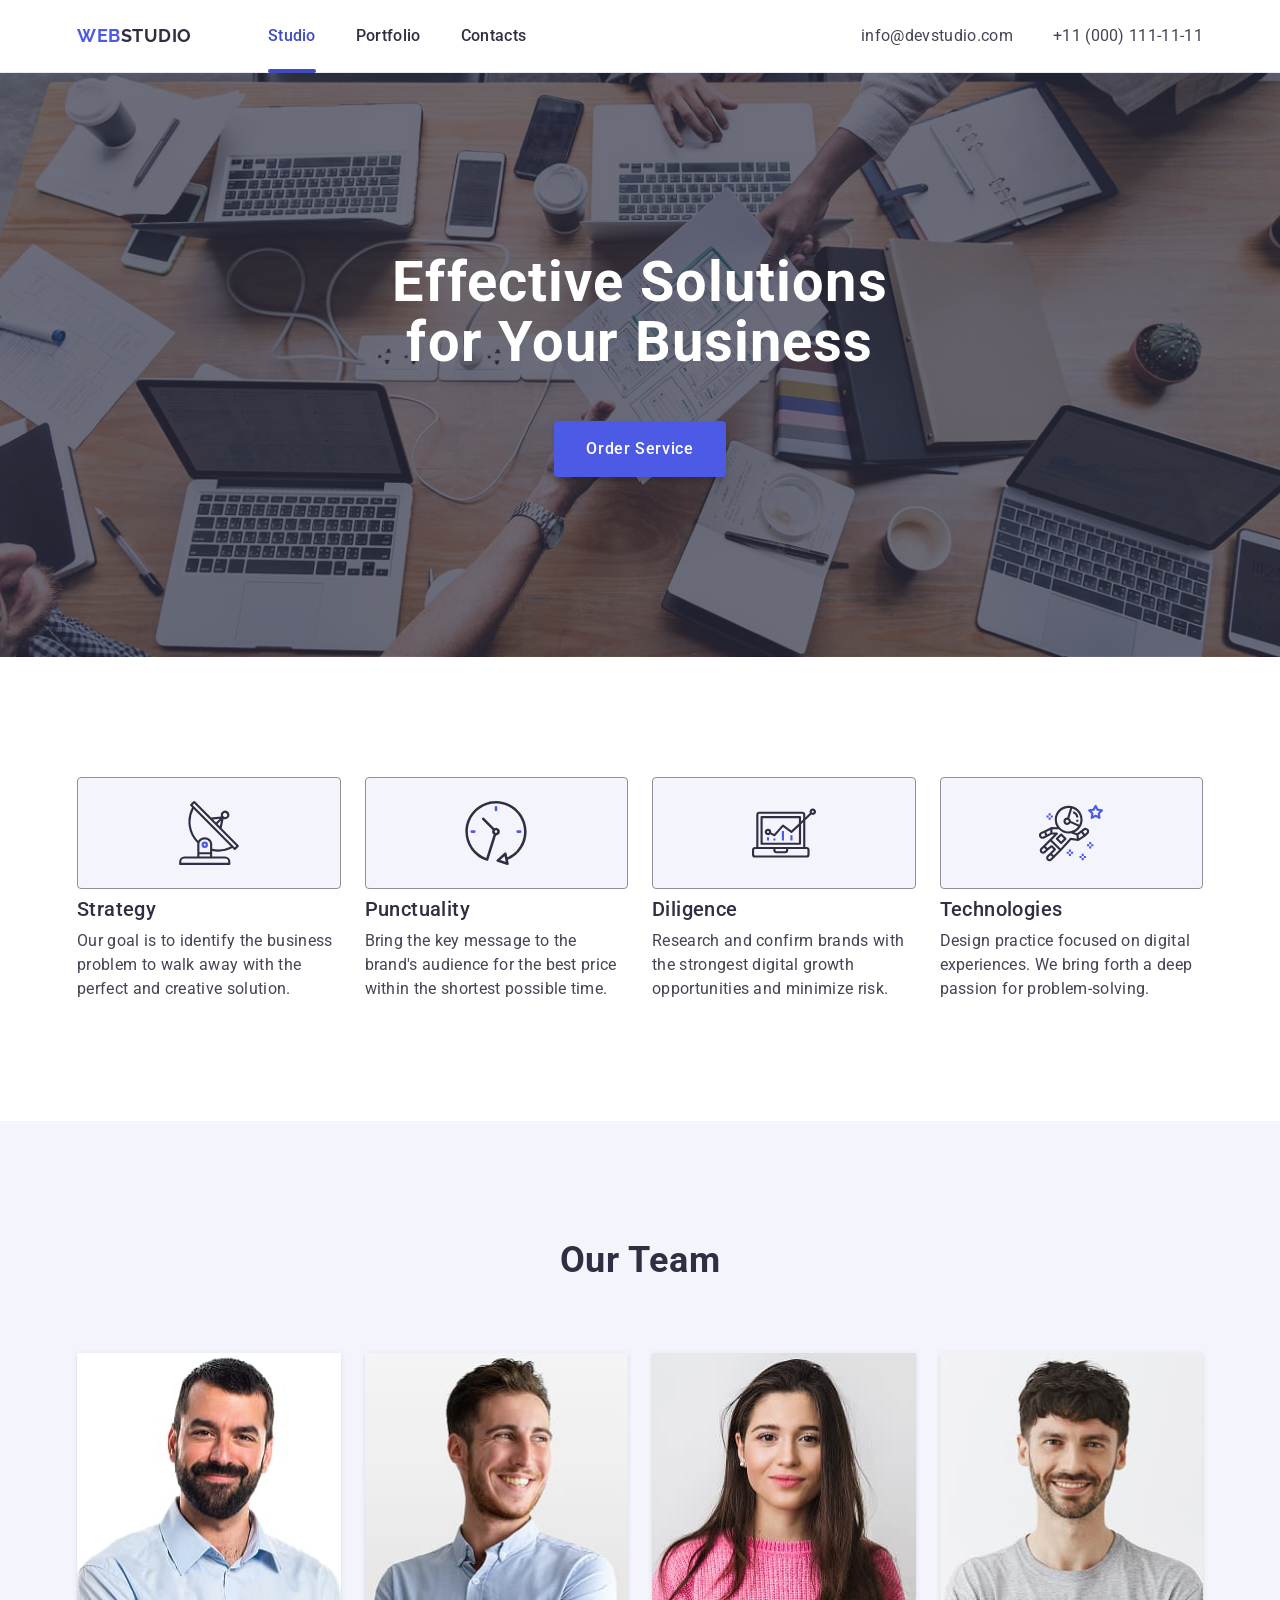
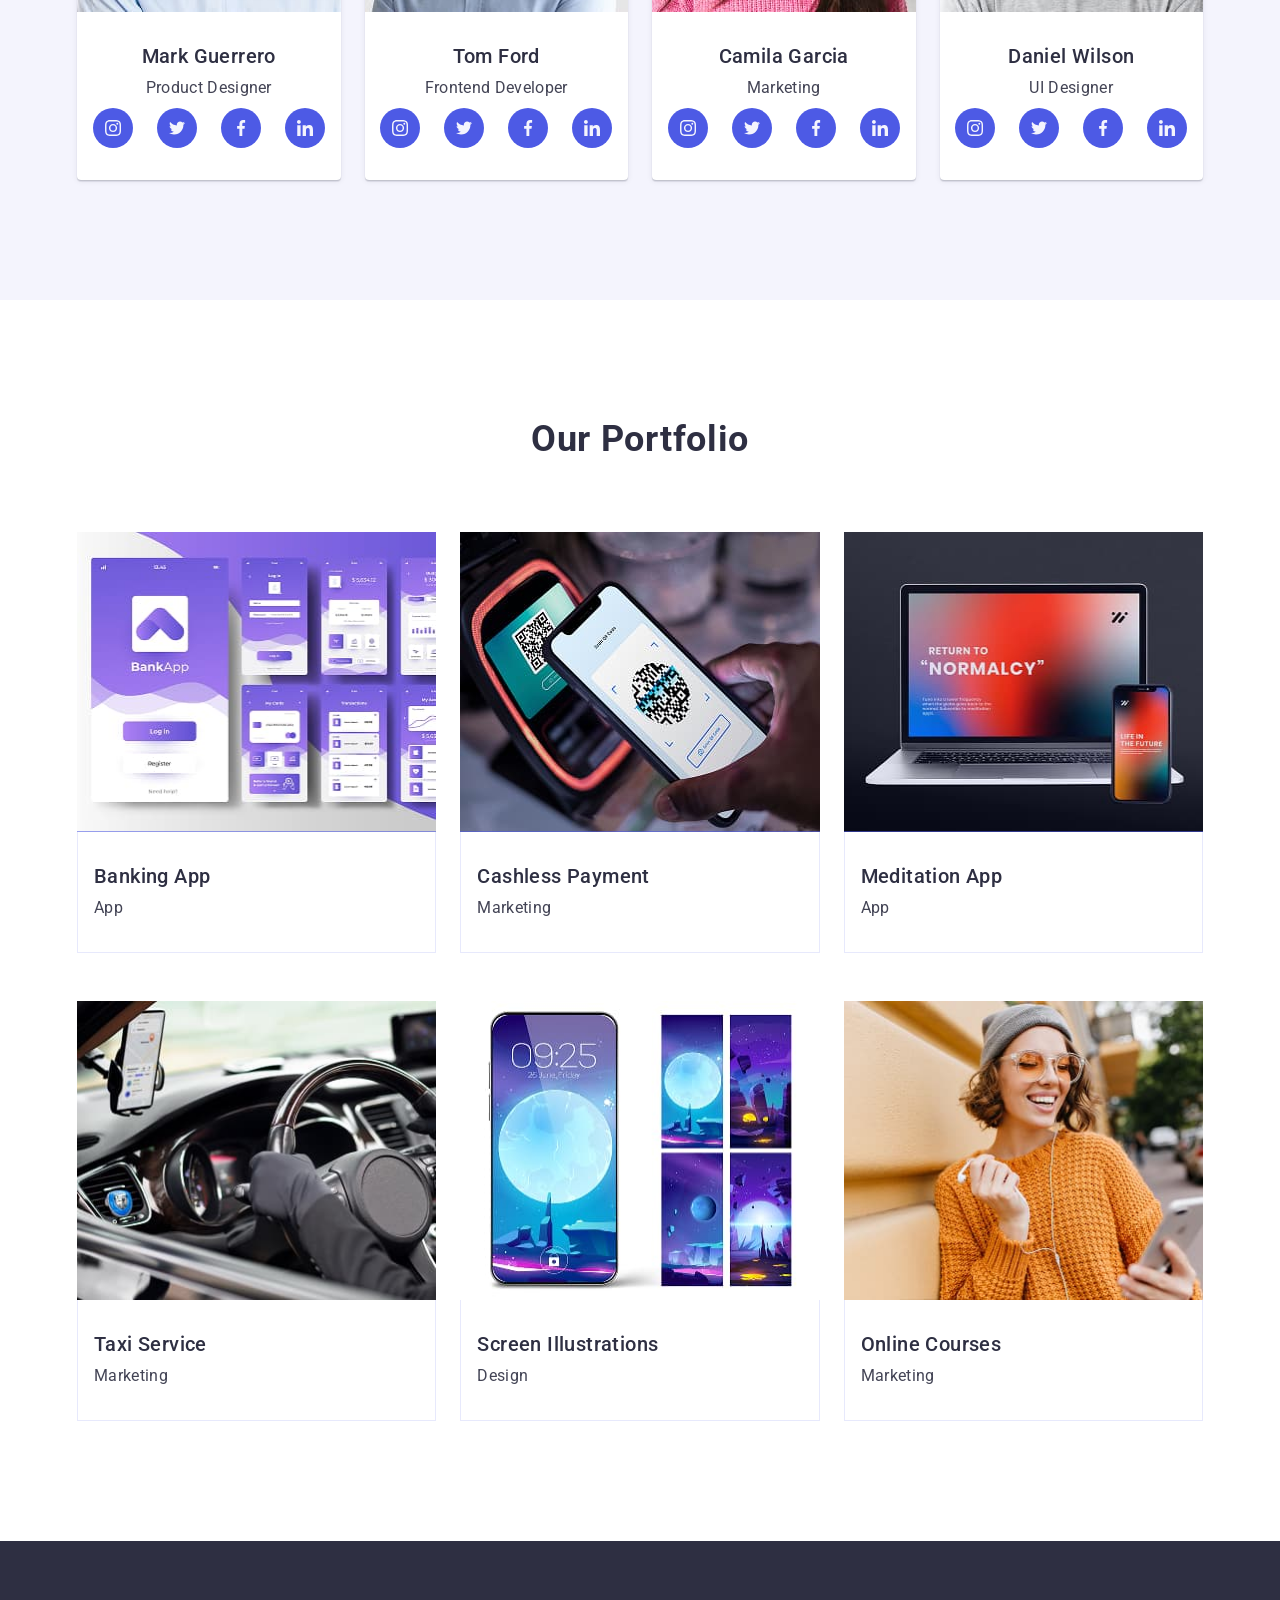
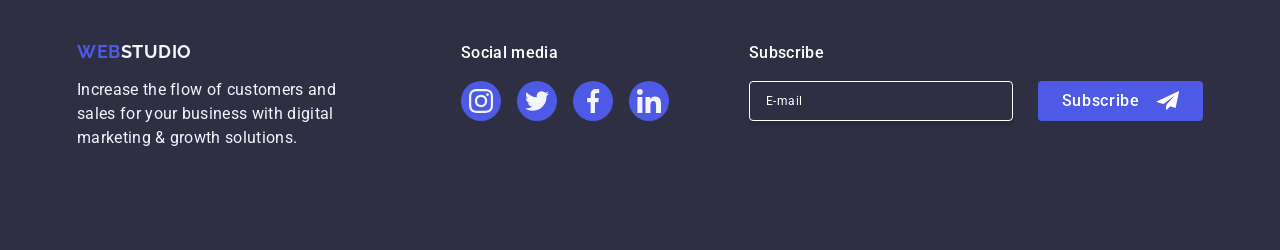
<file: index.html>
<!DOCTYPE html>
<html lang="en">
  <head>
    <meta charset="UTF-8" />
    <meta name="viewport" content="width=device-width, initial-scale=1.0" />
    <link rel="preconnect" href="https://fonts.googleapis.com" />
    <link rel="preconnect" href="https://fonts.gstatic.com" crossorigin />
    <link
      href="https://fonts.googleapis.com/css2?family=Raleway:wght@700&family=Roboto:wght@100..900&display=swap"
      rel="stylesheet"
    />
    <link
      rel="stylesheet"
      href="https://cdnjs.cloudflare.com/ajax/libs/modern-normalize/1.1.0/modern-normalize.min.css"
    />
    <link rel="stylesheet" href="./css/styles.css" />
    <title>Homework #1</title>
  </head>
  <body>
    <header class="header">
      <div class="container">
        <nav class="header-nav">
          <a href="./index.html" class="logo"
            >Web<span class="logo-span">Studio</span></a
          >
          <button class="burger-btn button" type="button">
            <svg class="icon" width="24" height="24">
              <use href="./images/icons.svg#icon-menu"></use>
            </svg>
          </button>
          <ul class="header-nav-list list">
            <li class="list-item">
              <a href="./index.html" class="link current">Studio</a>
            </li>
            <li class="list-item"><a href="" class="link">Portfolio</a></li>
            <li class="list-item"><a href="" class="link">Contacts</a></li>
          </ul>
        </nav>
        <address class="header-address">
          <ul class="header-address-list list">
            <li class="list-item">
              <a href="mailto:info@devstudio.com" class="link"
                >info@devstudio.com</a
              >
            </li>
            <li class="list-item">
              <a href="tel:+110001111111" class="link">+11 (000) 111-11-11</a>
            </li>
          </ul>
        </address>
      </div>

      <div class="mob-menu">
        <button class="mob-menu-close-btn button" type="button">
          <svg class="icon" width="8" height="8">
            <use href="./images/icons.svg#icon-close"></use>
          </svg>
        </button>

        <ul class="mob-menu-pages">
          <li class="list-item">
            <a href="./index.html" class="link current">Studio</a>
          </li>
          <li class="list-item"><a href="" class="link">Portfolio</a></li>
          <li class="list-item"><a href="" class="link">Contacts</a></li>
        </ul>

        <ul class="mob-menu-contacts list">
          <li class="list-item">
            <a href="tel:+110001111111" class="phone link"
              >+11 (000) 111-11-11</a
            >
          </li>
          <li class="list-item">
            <a href="mailto:info@devstudio.com" class="link"
              >info@devstudio.com</a
            >
          </li>
        </ul>

        <ul class="mob-menu-soc list">
          <li class="list-item">
            <a href="https://www.instagram.com" target="_blank" class="link">
              <svg class="icon" width="24" height="24">
                <use href="./images/icons.svg#icon-instagram"></use>
              </svg>
            </a>
          </li>
          <li class="list-item">
            <a href="https://x.com" target="_blank" class="link">
              <svg class="icon" width="24" height="24">
                <use href="./images/icons.svg#icon-twitter"></use>
              </svg>
            </a>
          </li>
          <li class="list-item">
            <a href="https://www.facebook.com" target="_blank" class="link">
              <svg class="icon" width="24" height="24">
                <use href="./images/icons.svg#icon-facebook"></use>
              </svg>
            </a>
          </li>
          <li class="list-item">
            <a href="https://linkedin.com" target="_blank" class="link">
              <svg class="icon" width="24" height="24">
                <use href="./images/icons.svg#icon-linkedin"></use>
              </svg>
            </a>
          </li>
        </ul>
      </div>
    </header>

    <main>
      <section class="order-section">
        <div class="container">
          <h1 class="main-title">Effective Solutions for Your Business</h1>
          <button type="button" class="button">Order Service</button>
        </div>
      </section>

      <section class="values-section">
        <div class="container">
          <h2 class="section-title visually-hidden">Our Values</h2>
          <ul class="values-section-list list">
            <li class="list-item">
              <div class="icon-container">
                <svg class="icon" width="64" height="64">
                  <use href="./images/icons.svg#icon-antenna"></use>
                </svg>
              </div>
              <h3 class="sub-title">Strategy</h3>
              <p class="text">
                Our goal is to identify the business problem to walk away with
                the perfect and creative solution.
              </p>
            </li>
            <li class="list-item">
              <div class="icon-container">
                <svg class="icon" width="64" height="64">
                  <use href="./images/icons.svg#icon-clock"></use>
                </svg>
              </div>
              <h3 class="sub-title">Punctuality</h3>
              <p class="text">
                Bring the key message to the brand's audience for the best price
                within the shortest possible time.
              </p>
            </li>
            <li class="list-item">
              <div class="icon-container">
                <svg class="icon" width="64" height="64">
                  <use href="./images/icons.svg#icon-diagram"></use>
                </svg>
              </div>
              <h3 class="sub-title">Diligence</h3>
              <p class="text">
                Research and confirm brands with the strongest digital growth
                opportunities and minimize risk.
              </p>
            </li>
            <li class="list-item">
              <div class="icon-container">
                <svg class="icon" width="64" height="64">
                  <use href="./images/icons.svg#icon-astronaut"></use>
                </svg>
              </div>
              <h3 class="sub-title">Technologies</h3>
              <p class="text">
                Design practice focused on digital experiences. We bring forth a
                deep passion for problem-solving.
              </p>
            </li>
          </ul>
        </div>
      </section>

      <section class="team-section">
        <div class="container">
          <h2 class="section-title">Our Team</h2>
          <ul class="team-section-list list">
            <li class="list-item">
              <img
                srcset="
                  ./images/mark-guerrero.jpg    1x,
                  ./images/mark-guerrero@2x.jpg 2x
                "
                src="./images/mark-guerrero.jpg"
                alt="Mark Guerrero, Product Designer of the team"
                width="264"
              />
              <div class="team-card-content">
                <h3 class="sub-title">Mark Guerrero</h3>
                <p class="text">Product Designer</p>
                <ul class="team-links-list list">
                  <li class="list-item">
                    <a
                      href="https://www.instagram.com"
                      target="_blank"
                      class="link"
                    >
                      <svg class="icon" width="16" height="16">
                        <use href="./images/icons.svg#icon-instagram"></use>
                      </svg>
                    </a>
                  </li>
                  <li class="list-item">
                    <a href="https://x.com" target="_blank" class="link">
                      <svg class="icon" width="16" height="16">
                        <use href="./images/icons.svg#icon-twitter"></use>
                      </svg>
                    </a>
                  </li>
                  <li class="list-item">
                    <a
                      href="https://www.facebook.com"
                      target="_blank"
                      class="link"
                    >
                      <svg class="icon" width="16" height="16">
                        <use href="./images/icons.svg#icon-facebook"></use>
                      </svg>
                    </a>
                  </li>
                  <li class="list-item">
                    <a href="https://linkedin.com" target="_blank" class="link">
                      <svg class="icon" width="16" height="16">
                        <use href="./images/icons.svg#icon-linkedin"></use>
                      </svg>
                    </a>
                  </li>
                </ul>
              </div>
            </li>
            <li class="list-item">
              <img
                srcset="./images/tom-ford.jpg 1x, ./images/tom-ford@2x.jpg 2x"
                src="./images/tom-ford.jpg"
                alt="Tom Ford, Frontend Developer, smiling"
                width="264"
              />
              <div class="team-card-content">
                <h3 class="sub-title">Tom Ford</h3>
                <p class="text">Frontend Developer</p>
                <ul class="team-links-list list">
                  <li class="list-item">
                    <a
                      href="https://www.instagram.com"
                      target="_blank"
                      class="link"
                    >
                      <svg class="icon" width="16" height="16">
                        <use href="./images/icons.svg#icon-instagram"></use>
                      </svg>
                    </a>
                  </li>
                  <li class="list-item">
                    <a href="https://x.com" target="_blank" class="link">
                      <svg class="icon" width="16" height="16">
                        <use href="./images/icons.svg#icon-twitter"></use>
                      </svg>
                    </a>
                  </li>
                  <li class="list-item">
                    <a
                      href="https://www.facebook.com"
                      target="_blank"
                      class="link"
                    >
                      <svg class="icon" width="16" height="16">
                        <use href="./images/icons.svg#icon-facebook"></use>
                      </svg>
                    </a>
                  </li>
                  <li class="list-item">
                    <a href="https://linkedin.com" target="_blank" class="link">
                      <svg class="icon" width="16" height="16">
                        <use href="./images/icons.svg#icon-linkedin"></use>
                      </svg>
                    </a>
                  </li>
                </ul>
              </div>
            </li>
            <li class="list-item">
              <img
                srcset="
                  ./images/camila-garcia.jpg    1x,
                  ./images/camila-garcia@2x.jpg 2x
                "
                src="./images/camila-garcia.jpg"
                alt="Camila Garcia, Marketing Specialist, wearing a pink sweater"
                width="264"
              />
              <div class="team-card-content">
                <h3 class="sub-title">Camila Garcia</h3>
                <p class="text">Marketing</p>
                <ul class="team-links-list list">
                  <li class="list-item">
                    <a
                      href="https://www.instagram.com"
                      target="_blank"
                      class="link"
                    >
                      <svg class="icon" width="16" height="16">
                        <use href="./images/icons.svg#icon-instagram"></use>
                      </svg>
                    </a>
                  </li>
                  <li class="list-item">
                    <a href="https://x.com" target="_blank" class="link">
                      <svg class="icon" width="16" height="16">
                        <use href="./images/icons.svg#icon-twitter"></use>
                      </svg>
                    </a>
                  </li>
                  <li class="list-item">
                    <a
                      href="https://www.facebook.com"
                      target="_blank"
                      class="link"
                    >
                      <svg class="icon" width="16" height="16">
                        <use href="./images/icons.svg#icon-facebook"></use>
                      </svg>
                    </a>
                  </li>
                  <li class="list-item">
                    <a href="https://linkedin.com" target="_blank" class="link">
                      <svg class="icon" width="16" height="16">
                        <use href="./images/icons.svg#icon-linkedin"></use>
                      </svg>
                    </a>
                  </li>
                </ul>
              </div>
            </li>
            <li class="list-item">
              <img
                srcset="
                  ./images/daniel-wilson.jpg    1x,
                  ./images/daniel-wilson@2x.jpg 2x
                "
                src="./images/daniel-wilson.jpg"
                alt="Daniel Wilson, UI Designer, with short hair and a beard"
                width="264"
              />
              <div class="team-card-content">
                <h3 class="sub-title">Daniel Wilson</h3>
                <p class="text">UI Designer</p>
                <ul class="team-links-list list">
                  <li class="list-item">
                    <a
                      href="https://www.instagram.com"
                      target="_blank"
                      class="link"
                    >
                      <svg class="icon" width="16" height="16">
                        <use href="./images/icons.svg#icon-instagram"></use>
                      </svg>
                    </a>
                  </li>
                  <li class="list-item">
                    <a href="https://x.com" target="_blank" class="link">
                      <svg class="icon" width="16" height="16">
                        <use href="./images/icons.svg#icon-twitter"></use>
                      </svg>
                    </a>
                  </li>
                  <li class="list-item">
                    <a
                      href="https://www.facebook.com"
                      target="_blank"
                      class="link"
                    >
                      <svg class="icon" width="16" height="16">
                        <use href="./images/icons.svg#icon-facebook"></use>
                      </svg>
                    </a>
                  </li>
                  <li class="list-item">
                    <a href="https://linkedin.com" target="_blank" class="link">
                      <svg class="icon" width="16" height="16">
                        <use href="./images/icons.svg#icon-linkedin"></use>
                      </svg>
                    </a>
                  </li>
                </ul>
              </div>
            </li>
          </ul>
        </div>
      </section>

      <section class="portfolio-section">
        <div class="container">
          <h2 class="section-title">Our Portfolio</h2>
          <ul class="portfolio-section-list list">
            <li class="portfolio-list-item list-item">
              <div class="portfolio-image-wrap">
                <img
                  srcset="
                    ./images/banking-app.jpg    1x,
                    ./images/banking-app@2x.jpg 2x
                  "
                  src="./images/banking-app.jpg"
                  alt="Mobile banking app interface in purple tones"
                  width="360"
                />
                <p class="portfolio-card-overlay text">
                  14 Stylish and User-Friendly App Design Concepts · Task
                  Manager App · Calorie Tracker App · Exotic Fruit Ecommerce App
                  · Cloud Storage App
                </p>
              </div>
              <div class="portfolio-card-content">
                <h3 class="sub-title">Banking App</h3>
                <p class="text">App</p>
              </div>
            </li>
            <li class="portfolio-list-item list-item">
              <div class="portfolio-image-wrap">
                <img
                  srcset="
                    ./images/cashless-payment.jpg    1x,
                    ./images/cashless-payment@2x.jpg 2x
                  "
                  src="./images/cashless-payment.jpg"
                  alt="Person making a payment using a QR code on a smartphone"
                  width="360"
                />
                <p class="portfolio-card-overlay text">
                  14 Stylish and User-Friendly App Design Concepts · Task
                  Manager App · Calorie Tracker App · Exotic Fruit Ecommerce App
                  · Cloud Storage App
                </p>
              </div>
              <div class="portfolio-card-content">
                <h3 class="sub-title">Cashless Payment</h3>
                <p class="text">Marketing</p>
              </div>
            </li>
            <li class="portfolio-list-item list-item">
              <div class="portfolio-image-wrap">
                <img
                  srcset="
                    ./images/meditation-app.jpg    1x,
                    ./images/meditation-app@2x.jpg 2x
                  "
                  src="./images/meditation-app.jpg"
                  alt="Laptop and smartphone displaying a meditation app screen"
                  width="360"
                />
                <p class="portfolio-card-overlay text">
                  14 Stylish and User-Friendly App Design Concepts · Task
                  Manager App · Calorie Tracker App · Exotic Fruit Ecommerce App
                  · Cloud Storage App
                </p>
              </div>
              <div class="portfolio-card-content">
                <h3 class="sub-title">Meditation App</h3>
                <p class="text">App</p>
              </div>
            </li>
            <li class="portfolio-list-item list-item">
              <div class="portfolio-image-wrap">
                <img
                  srcset="
                    ./images/taxi-service.jpg    1x,
                    ./images/taxi-service@2x.jpg 2x
                  "
                  src="./images/taxi-service.jpg"
                  alt="Gloved hand holding a car steering wheel with navigation on"
                  width="360"
                />
                <p class="portfolio-card-overlay text">
                  14 Stylish and User-Friendly App Design Concepts · Task
                  Manager App · Calorie Tracker App · Exotic Fruit Ecommerce App
                  · Cloud Storage App
                </p>
              </div>
              <div class="portfolio-card-content">
                <h3 class="sub-title">Taxi Service</h3>
                <p class="text">Marketing</p>
              </div>
            </li>
            <li class="portfolio-list-item list-item">
              <div class="portfolio-image-wrap">
                <img
                  srcset="
                    ./images/screen-illustrations.jpg    1x,
                    ./images/screen-illustrations@2x.jpg 2x
                  "
                  src="./images/screen-illustrations.jpg"
                  alt="Futuristic moon-themed illustration on a smartphone screen"
                  width="360"
                />
                <p class="portfolio-card-overlay text">
                  14 Stylish and User-Friendly App Design Concepts · Task
                  Manager App · Calorie Tracker App · Exotic Fruit Ecommerce App
                  · Cloud Storage App
                </p>
              </div>
              <div class="portfolio-card-content">
                <h3 class="sub-title">Screen Illustrations</h3>
                <p class="text">Design</p>
              </div>
            </li>
            <li class="portfolio-list-item list-item">
              <div class="portfolio-image-wrap">
                <img
                  srcset="
                    ./images/online-courses.jpg 1x,
                    ./images/online-courses.jpg 2x
                  "
                  src="./images/online-courses.jpg"
                  alt="Smiling woman in glasses and a beanie listening to an online course outdoors"
                  width="360"
                />
                <p class="portfolio-card-overlay text">
                  14 Stylish and User-Friendly App Design Concepts · Task
                  Manager App · Calorie Tracker App · Exotic Fruit Ecommerce App
                  · Cloud Storage App
                </p>
              </div>
              <div class="portfolio-card-content">
                <h3 class="sub-title">Online Courses</h3>
                <p class="text">Marketing</p>
              </div>
            </li>
          </ul>
        </div>
      </section>
    </main>

    <footer class="footer">
      <div class="container">
        <div class="footer-descr-wrap">
          <a href="./index.html" class="logo"
            >Web<span class="logo-span">Studio</span></a
          >
          <p class="text">
            Increase the flow of customers and sales for your business with
            digital marketing & growth solutions.
          </p>
        </div>
        <div class="footer-socials-wrap">
          <p class="footer-socials-text">Social media</p>
          <ul class="footer-socials-list list">
            <li class="list-item">
              <a href="https://www.instagram.com" target="_blank" class="link">
                <svg class="icon" width="24" height="24">
                  <use href="./images/icons.svg#icon-instagram"></use>
                </svg>
              </a>
            </li>
            <li class="list-item">
              <a href="https://x.com" target="_blank" class="link">
                <svg class="icon" width="24" height="24">
                  <use href="./images/icons.svg#icon-twitter"></use>
                </svg>
              </a>
            </li>
            <li class="list-item">
              <a href="https://www.facebook.com" target="_blank" class="link">
                <svg class="icon" width="24" height="24">
                  <use href="./images/icons.svg#icon-facebook"></use>
                </svg>
              </a>
            </li>
            <li class="list-item">
              <a href="https://linkedin.com" target="_blank" class="link">
                <svg class="icon" width="24" height="24">
                  <use href="./images/icons.svg#icon-linkedin"></use>
                </svg>
              </a>
            </li>
          </ul>
        </div>
        <div class="footer-form-wrap">
          <p class="text">Subscribe</p>
          <form class="footer-form" name="subscribe-form">
            <label class="footer-form-label">
              <input
                type="email"
                class="input"
                name="email"
                placeholder="E-mail"
              />
            </label>
            <button type="submit" class="footer-form-button button">
              Subscribe
              <svg class="icon" width="24" height="24">
                <use href="./images/icons.svg#icon-telegram"></use>
              </svg>
            </button>
          </form>
        </div>
      </div>
    </footer>

    <div class="modal-wrap">
      <div class="modal">
        <button class="modal-close-button button" type="button">
          <svg class="icon" width="8" height="8">
            <use href="./images/icons.svg#icon-close"></use>
          </svg>
        </button>
        <p class="text">Leave your contacts and we will call you back</p>
        <form class="modal-form" name="modal-form">
          <div class="form-item-wrap">
            <label class="modal-form-label" for="user-name"> Name </label>
            <div class="input-wrap">
              <input
                class="modal-form-input"
                type="text"
                name="user-name"
                id="user-name"
              />
              <svg class="icon" width="18" height="24">
                <use href="./images/icons.svg#icon-person"></use>
              </svg>
            </div>
          </div>

          <div class="form-item-wrap">
            <label class="modal-form-label" for="user-phone"> Phone </label>
            <div class="input-wrap">
              <input
                class="modal-form-input"
                type="tel"
                name="user-phone"
                id="user-phone"
              />
              <svg class="icon" width="18" height="24">
                <use href="./images/icons.svg#icon-phone"></use>
              </svg>
            </div>
          </div>

          <div class="form-item-wrap">
            <label class="modal-form-label" for="user-email"> Email </label>
            <div class="input-wrap">
              <input
                class="modal-form-input"
                type="email"
                name="user-email"
                id="user-email"
              />
              <svg class="icon" width="18" height="24">
                <use href="./images/icons.svg#icon-email"></use>
              </svg>
            </div>
          </div>

          <div class="form-textarea-wrap">
            <label class="modal-form-label" for="user-comment"> Comment </label>
            <textarea
              class="textarea"
              name="user-comment"
              id="user-comment"
              placeholder="Text input"
            ></textarea>
          </div>

          <div class="modal-custom-checkbox">
            <input
              type="checkbox"
              class="modal-custom-checkbox-input visually-hidden"
              value="true"
              name="user-privacy"
              id="user-privacy"
            />
            <label class="modal-custom-checkbox-label" for="user-privacy">
              <span class="checkbox">
                <svg class="checkmark" width="10" height="8">
                  <use href="./images/icons.svg#icon-check"></use>
                </svg>
              </span>
              I accept the terms and conditions of the
              <a class="link" href="">Privacy Policy</a>
            </label>
          </div>

          <button class="modal-form-submit-btn button" type="submit">
            Send
          </button>
        </form>
      </div>
    </div>
  </body>
</html>
</file>
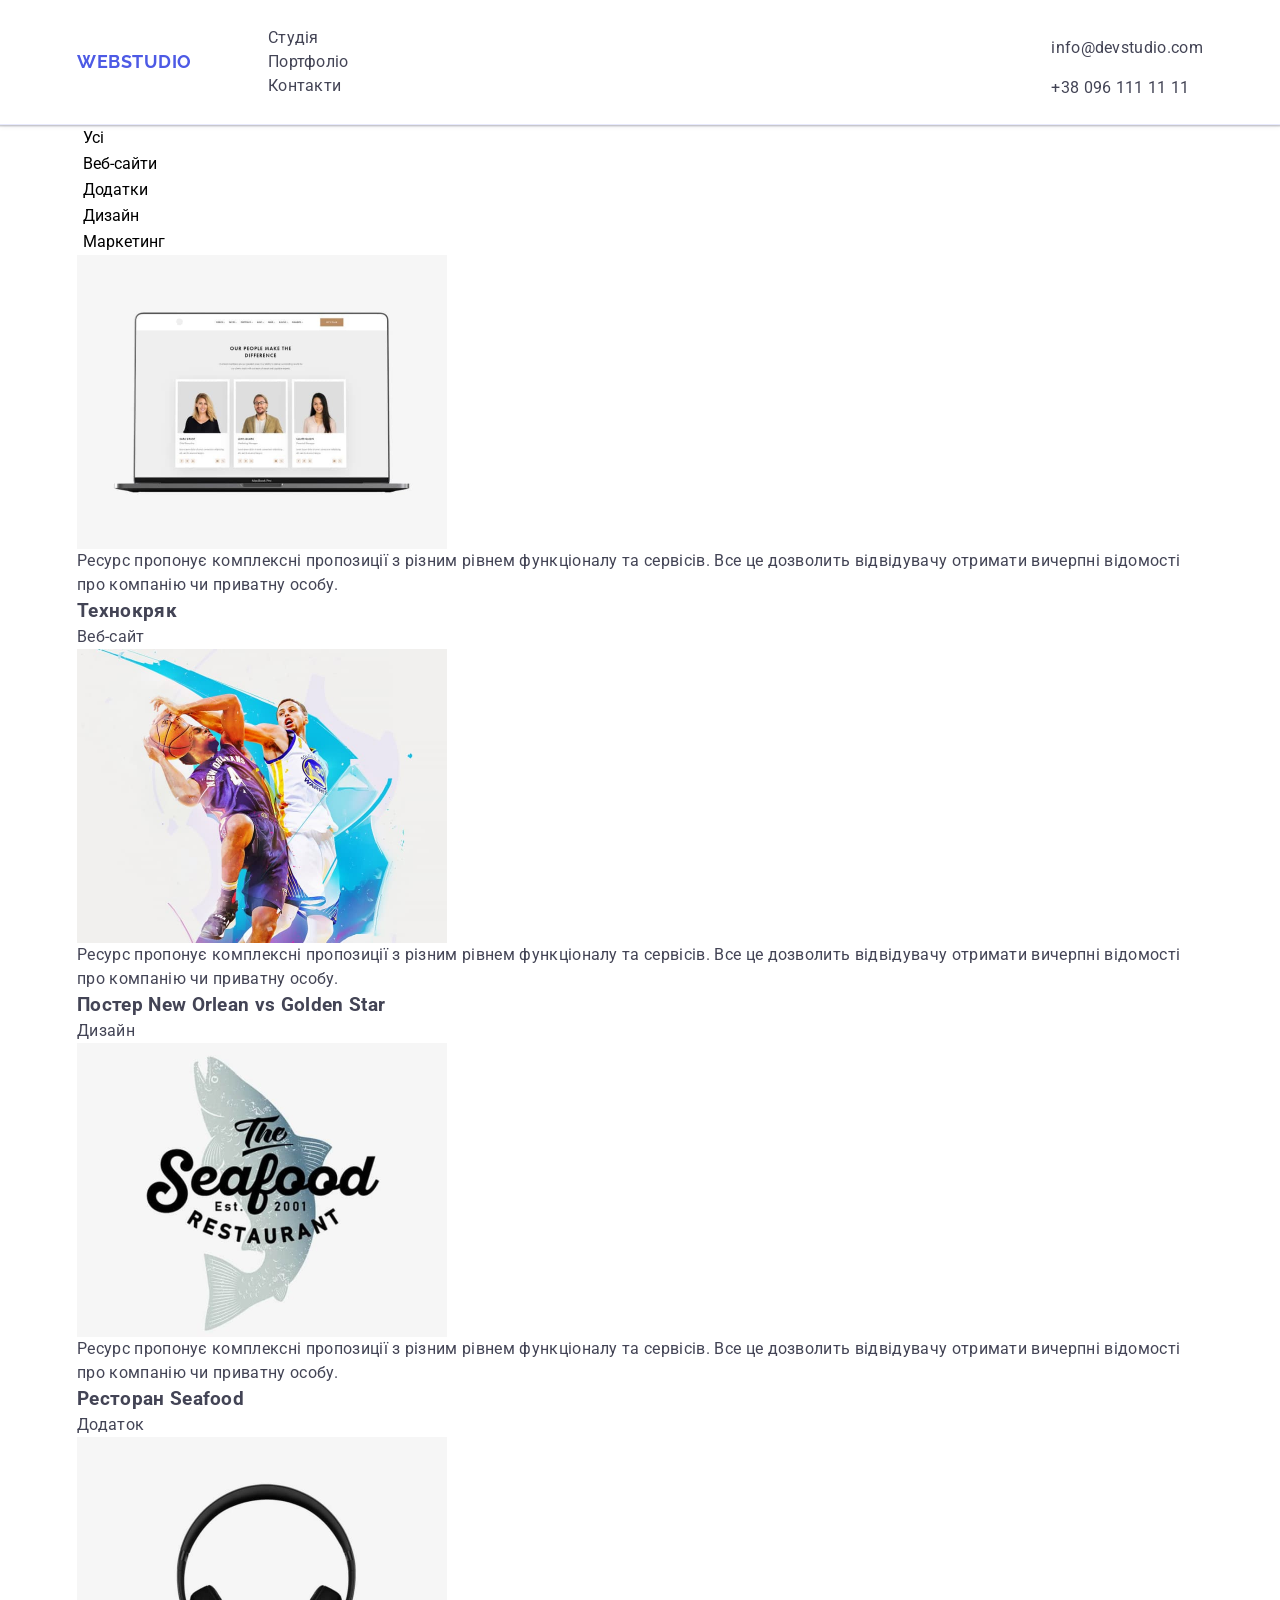
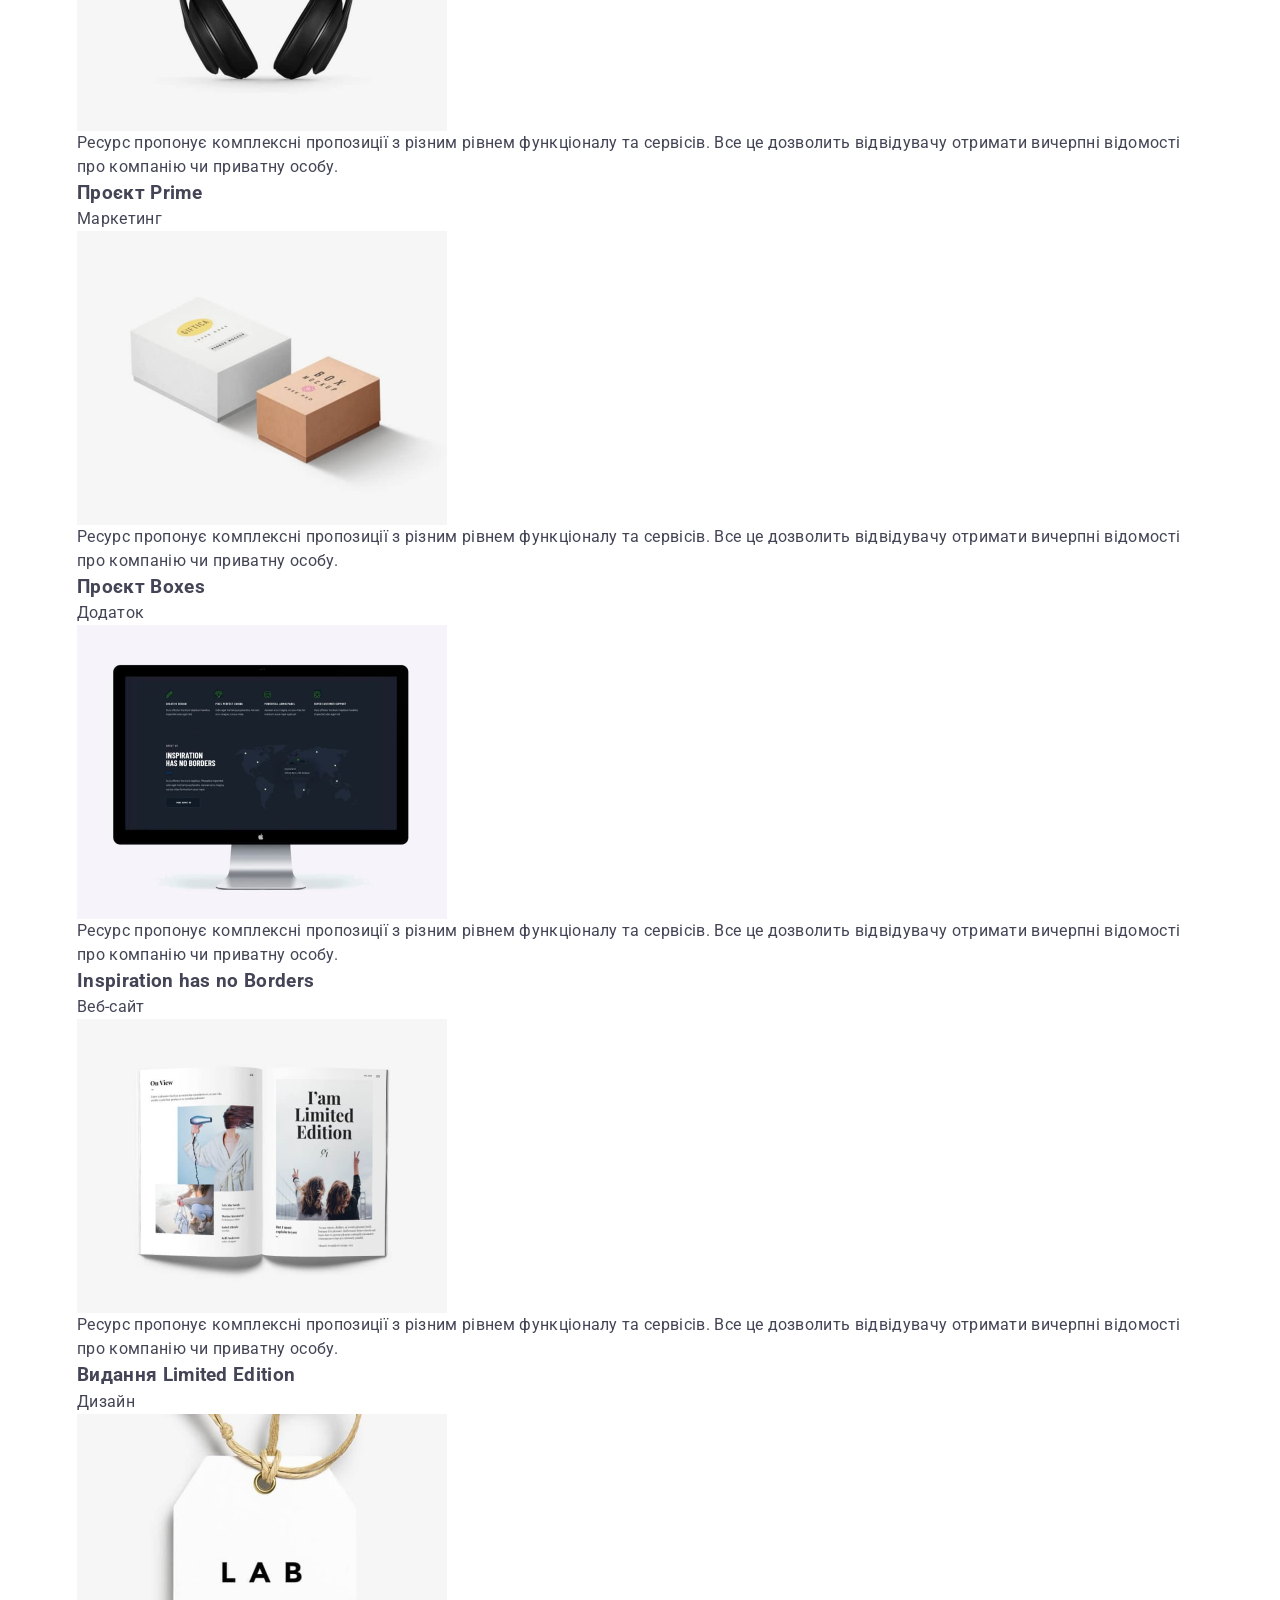
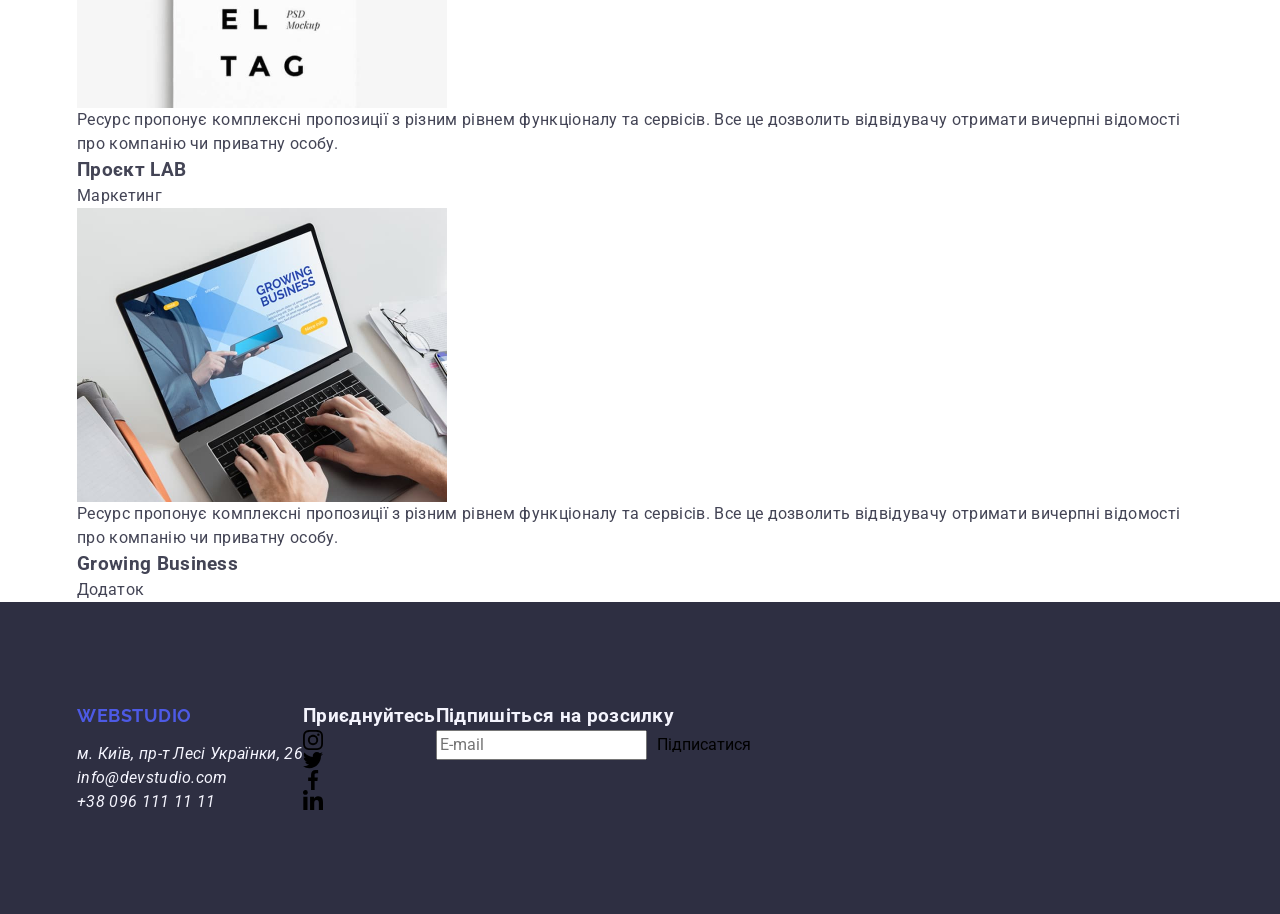
<file: portfolio.html>
<!DOCTYPE html>
<html lang="uk">
  <head>
    <meta charset="UTF-8" />
    <meta http-equiv="X-UA-Compatible" content="IE=edge" />
    <meta name="viewport" content="width=device-width, initial-scale=1.0" />
    <title>Портфоліо</title>
    <link
      href="https://fonts.googleapis.com/css2?family=Raleway:wght@700&family=Roboto:wght@400;500;700;900&display=swap"
      rel="stylesheet"
    />
    <link
      rel="stylesheet"
      href="https://cdn.jsdelivr.net/npm/modern-normalize@1.1.0/modern-normalize.min.css"
    />
    <link rel="stylesheet" href="./css/styles.css" />
  </head>

  <body>
    <header class="header">
      <div class="container">
        <nav class="header-nav">
          <a href="./index.html" class="logo"><span class="logo-part">Web</span>Studio</a>
          <ul class="list">
            <li><a href="./index.html" class="link">Студія</a></li>
            <li><a href="./portfolio.html" class="link current">Портфоліо</a></li>
            <li><a href="#" class="link">Контакти</a></li>
          </ul>
        </nav>
        <ul class="header-contacts list">
          <li>
            <a href="mailto:info@devstudio.com" class="header-mail link"
              ><svg class="header-contacts-icon" width="16px" height="12px">
                <use href="./images/icons.svg#icon-envelope"></use>
              </svg>
              info@devstudio.com</a
            >
          </li>
          <li>
            <a href="tel:+380961111111" class="link"
              ><svg class="header-contacts-icon" width="10px" height="16px">
                <use href="./images/icons.svg#icon-smartphone"></use>
              </svg>
              +38 096 111 11 11</a
            >
          </li>
        </ul>
      </div>
    </header>

    <main>
      <section class="section portfolio">
        <div class="container">
          <h1 class="section-title visually-hidden">Наші проекти</h1>
          <ul class="portfolio-filter list">
            <li><button type="button" class="button current">Усі</button></li>
            <li><button type="button" class="button">Веб-сайти</button></li>
            <li><button type="button" class="button">Додатки</button></li>
            <li><button type="button" class="button">Дизайн</button></li>
            <li><button type="button" class="button">Маркетинг</button></li>
          </ul>

          <ul class="projects-list list">
            <li class="project-card">
              <a href="" class="project-card-link">
                <div class="card-img-container">
                  <img src="./images/img01.jpg" alt="Ноутбук з відкритим сайтом" width="370" />
                  <p class="card-img-text">
                    Ресурс пропонує комплексні пропозиції з різним рівнем функціоналу та сервісів.
                    Все це дозволить відвідувачу отримати вичерпні відомості про компанію чи
                    приватну особу.
                  </p>
                </div>
                <div class="card-bottom">
                  <h3 class="title">Технокряк</h3>
                  <p class="text">Веб-сайт</p>
                </div>
              </a>
            </li>
            <li class="project-card">
              <a href="" class="project-card-link">
                <div class="card-img-container">
                  <img src="./images/img02.jpg" alt="Два баскетболісти у стрибку" width="370" />
                  <p class="card-img-text">
                    Ресурс пропонує комплексні пропозиції з різним рівнем функціоналу та сервісів.
                    Все це дозволить відвідувачу отримати вичерпні відомості про компанію чи
                    приватну особу.
                  </p>
                </div>
                <div class="card-bottom">
                  <h3 class="title" lang="en">Постер New Orlean vs Golden Star</h3>
                  <p class="text">Дизайн</p>
                </div>
              </a>
            </li>
            <li class="project-card">
              <a href="" class="project-card-link">
                <div class="card-img-container">
                  <img src="./images/img03.jpg" alt="Лого ресторану" width="370" />
                  <p class="card-img-text">
                    Ресурс пропонує комплексні пропозиції з різним рівнем функціоналу та сервісів.
                    Все це дозволить відвідувачу отримати вичерпні відомості про компанію чи
                    приватну особу.
                  </p>
                </div>
                <div class="card-bottom">
                  <h3 class="title" lang="en">Ресторан Seafood</h3>
                  <p class="text">Додаток</p>
                </div>
              </a>
            </li>
            <li class="project-card">
              <a href="" class="project-card-link">
                <div class="card-img-container">
                  <img src="./images/img04.jpg" alt="Чорні повнорозмірні навушники" width="370" />
                  <p class="card-img-text">
                    Ресурс пропонує комплексні пропозиції з різним рівнем функціоналу та сервісів.
                    Все це дозволить відвідувачу отримати вичерпні відомості про компанію чи
                    приватну особу.
                  </p>
                </div>
                <div class="card-bottom">
                  <h3 class="title" lang="en">Проєкт Prime</h3>
                  <p class="text">Маркетинг</p>
                </div>
              </a>
            </li>
            <li class="project-card">
              <a href="" class="project-card-link">
                <div class="card-img-container">
                  <img src="./images/img05.jpg" alt="Дві дизайнерські коробочки" width="370" />
                  <p class="card-img-text">
                    Ресурс пропонує комплексні пропозиції з різним рівнем функціоналу та сервісів.
                    Все це дозволить відвідувачу отримати вичерпні відомості про компанію чи
                    приватну особу.
                  </p>
                </div>
                <div class="card-bottom">
                  <h3 class="title" lang="en">Проєкт Boxes</h3>
                  <p class="text">Додаток</p>
                </div>
              </a>
            </li>
            <li class="project-card">
              <a href="" class="project-card-link">
                <div class="card-img-container">
                  <img src="./images/img06.jpg" alt="Відкритий на компьютері сайт" width="370" />
                  <p class="card-img-text">
                    Ресурс пропонує комплексні пропозиції з різним рівнем функціоналу та сервісів.
                    Все це дозволить відвідувачу отримати вичерпні відомості про компанію чи
                    приватну особу.
                  </p>
                </div>
                <div class="card-bottom">
                  <h3 class="title" lang="en">Inspiration has no Borders</h3>
                  <p class="text">Веб-сайт</p>
                </div>
              </a>
            </li>
            <li class="project-card">
              <a href="" class="project-card-link">
                <div class="card-img-container">
                  <img src="./images/img07.jpg" alt="Відкрита книга" width="370" />
                  <p class="card-img-text">
                    Ресурс пропонує комплексні пропозиції з різним рівнем функціоналу та сервісів.
                    Все це дозволить відвідувачу отримати вичерпні відомості про компанію чи
                    приватну особу.
                  </p>
                </div>
                <div class="card-bottom">
                  <h3 class="title" lang="en">Видання Limited Edition</h3>
                  <p class="text">Дизайн</p>
                </div>
              </a>
            </li>
            <li class="project-card">
              <a href="" class="project-card-link">
                <div class="card-img-container">
                  <img src="./images/img08.jpg" alt="Бирка з логотипом" width="370" />
                  <p class="card-img-text">
                    Ресурс пропонує комплексні пропозиції з різним рівнем функціоналу та сервісів.
                    Все це дозволить відвідувачу отримати вичерпні відомості про компанію чи
                    приватну особу.
                  </p>
                </div>
                <div class="card-bottom">
                  <h3 class="title" lang="en">Проєкт LAB</h3>
                  <p class="text">Маркетинг</p>
                </div>
              </a>
            </li>
            <li class="project-card">
              <a href="" class="project-card-link">
                <div class="card-img-container">
                  <img src="./images/img09.jpg" alt="Людина працює за ноутбуком" width="370" />
                  <p class="card-img-text">
                    Ресурс пропонує комплексні пропозиції з різним рівнем функціоналу та сервісів.
                    Все це дозволить відвідувачу отримати вичерпні відомості про компанію чи
                    приватну особу.
                  </p>
                </div>
                <div class="card-bottom">
                  <h3 class="title" lang="en">Growing Business</h3>
                  <p class="text">Додаток</p>
                </div>
              </a>
            </li>
          </ul>
        </div>
      </section>
    </main>

    <footer class="footer">
      <div class="container">
        <div class="address-container">
          <a href="./index.html" class="logo"><span class="logo-part">Web</span>Studio</a>
          <address>
            <ul class="footer-contacts list">
              <li class="item">
                <a
                  href="https://goo.gl/maps/CPtrU1FHBa2aNyZL9"
                  target="_blank"
                  rel="noopener noreferrer nofollow"
                  class="link location"
                  >м. Київ, пр-т Лесі Українки, 26</a
                >
              </li>
              <li class="item">
                <a href="mailto:info@devstudio.com" class="link">info@devstudio.com</a>
              </li>
              <li class="item">
                <a href="tel:+380961111111" class="link">+38 096 111 11 11</a>
              </li>
            </ul>
          </address>
        </div>
        <div class="socials-container">
          <h3 class="title">Приєднуйтесь</h3>
          <ul class="footer-soc-list list">
            <li class="footer-soc-item">
              <a href="" class="footer-soc-link link"
                ><svg class="footer-soc-icon" width="20px" height="20px">
                  <use href="./images/icons.svg#icon-instagram"></use>
                </svg>
              </a>
            </li>
            <li class="footer-soc-item">
              <a href="" class="footer-soc-link link"
                ><svg class="footer-soc-icon" width="20px" height="20px">
                  <use href="./images/icons.svg#icon-twitter"></use>
                </svg>
              </a>
            </li>
            <li class="footer-soc-item">
              <a href="" class="footer-soc-link link"
                ><svg class="footer-soc-icon" width="20px" height="20px">
                  <use href="./images/icons.svg#icon-facebook"></use>
                </svg>
              </a>
            </li>
            <li class="footer-soc-item">
              <a href="" class="footer-soc-link link"
                ><svg class="footer-soc-icon" width="20px" height="20px">
                  <use href="./images/icons.svg#icon-linkedin"></use>
                </svg>
              </a>
            </li>
          </ul>
        </div>
        <div class="subscribe-container">
          <h3 class="title">Підпишіться на розсилку</h3>
          <form class="subscribe-form">
            <label for="subscribe-input" class="visually-hidden">Пошта</label>
            <input
              type="email"
              placeholder="E-mail"
              name="user-email"
              id="subscribe-input"
              class="subscribe-input"
            />
            <button type="submit" class="subscribe-submit button">
              Підписатися<span
                ><svg class="subscribe-icon" width="24" height="24">
                  <use href="./images/icons.svg#icon-send"></use>
                </svg>
              </span>
            </button>
          </form>
        </div>
      </div>
    </footer>
  </body>
</html>
</file>
<file: css/styles.css>
:root {
  --primaryBrandColor: #4d5ae5;
  --pressedStateColor: #404bbf;
  --darkColor: #2e2f42;
  --successColor: #31d0aa;
  --textColor: #434455;
  --subtleTextColor: #8e8f99;
  --accentColor: #e7e9fc;
  --lightColor: #f4f4fd;
  --modalOverlayColor: rgba(46, 47, 66, 0.4);
  --heroBackgroundColor: rgba(46, 47, 66, 0.7);
  --whiteBackgroundColor: #ffffff;
  --modalBackgroundColor: #fcfcfc;

  --mainTimingFunction: cubic-bezier(0.4, 0, 0.2, 1);
}

body {
  font-family: "Roboto", sans-serif;
  color: var(--textColor);
  background-color: var(--whiteBackgroundColor);
  min-height: 100vh;
  font-size: 16px;
  line-height: 1.5;
  letter-spacing: 0.02em;
}

body,
h1,
h2,
h3,
h4,
h5,
h6,
p,
ul,
ol,
li,
figure,
blockquote,
dl,
dd {
  margin: 0;
  padding: 0;
}

button,
input,
textarea,
select {
  font: inherit;
}

button {
  cursor: pointer;
  border: none;
  background: none;
}

input,
textarea {
  outline: transparent;
}

ul,
ol {
  list-style-type: none;
}

a {
  color: inherit;
  text-decoration: none;
}

img,
svg {
  display: block;
  max-width: 100%;
  height: auto;
}

.container {
  max-width: 1158px;
  padding: 0 16px;
  margin-left: auto;
  margin-right: auto;
}

@media (min-width: 1158px) {
  .container {
    padding: 0 16px;
  }
}

.section-title {
  color: var(--darkColor);
  font-weight: 700;
  font-size: 36px;
  line-height: 1.11;
  letter-spacing: 0.02em;
  text-align: center;
  text-transform: capitalize;
}

.sub-title {
  color: var(--darkColor);
  font-weight: 500;
  font-size: 20px;
  line-height: 1.2;
  letter-spacing: 0.02em;
  text-transform: capitalize;
}

.logo {
  color: var(--primaryBrandColor);
  font-family: "Raleway", sans-serif;
  font-weight: 700;
  font-size: 18px;
  line-height: 1.17;
  text-transform: uppercase;
  letter-spacing: 0.03em;
}

.logo-span {
  color: var(--darkColor);
}

.text {
  font-size: 16px;
  letter-spacing: 0.02em;
}

.visually-hidden {
  position: absolute;
  width: 1px;
  height: 1px;
  margin: -1px;
  border: 0;
  padding: 0;

  white-space: nowrap;
  clip-path: inset(100%);
  clip: rect(0 0 0 0);
  overflow: hidden;
}

/* HEADER */

.header {
  border-bottom: 1px solid var(--accentColor);
  padding: 16px 0;
  box-shadow: 0px 1px 6px rgba(46, 47, 66, 0.08),
    0px 1px 1px rgba(46, 47, 66, 0.16), 0px 2px 1px rgba(46, 47, 66, 0.08);
}

@media (min-width: 1158px) {
  .header {
    padding: 24px 0;
  }
}

.header .container {
  display: flex;
  align-items: center;
  justify-content: space-between;
}

.burger-btn {
  padding: 0;
  fill: #2f2f37;
  transition: fill 250ms var(--mainTimingFunction);
}

.burger-btn:hover,
.burger-btn:focus {
  fill: var(--pressedStateColor);
}

@media (min-width: 768px) {
  .burger-btn {
    display: none;
  }
}

.header .link {
  transition: color 250ms var(--mainTimingFunction);
}

.header .link:hover,
.header .link:focus {
  color: var(--pressedStateColor);
}

.header-nav {
  display: flex;
  align-items: center;
}

@media (max-width: 1157px) {
  .header-nav {
    width: 100%;
    justify-content: space-between;
  }
}

@media (min-width: 1158px) {
  .header-nav .logo {
    margin-right: 76px;
  }
}

.header-nav-list {
  display: none;
}

@media (min-width: 768px) {
  .header-nav-list {
    margin: 0 auto;
    display: flex;
    gap: 40px;
    color: var(--darkColor);
    font-weight: 500;
  }
}

.header-nav-list .link {
  padding: 24px 0;
}

.header-nav-list .current {
  position: relative;
  color: var(--pressedStateColor);
}

.header-nav-list .current::after {
  content: "";
  position: absolute;
  bottom: -4px;
  left: 0;
  width: 100%;
  height: 4px;
  border-radius: 2px;
  background-color: var(--pressedStateColor);
}

.header-address {
  display: none;
}

@media (min-width: 768px) {
  .header-address {
    display: block;
    font-style: normal;
  }
}

.header-address-list {
  display: flex;
  flex-direction: column;
  gap: 12px;
}

@media (min-width: 1158px) {
  .header-address-list {
    flex-direction: row;
    gap: 40px;
  }
}

.header-address-list .list-item {
  font-size: 12px;
  line-height: 1.17;
  letter-spacing: 0.04em;
}

@media (min-width: 1158px) {
  .header-address-list .list-item {
    font-size: 16px;
    line-height: 1.5;
    letter-spacing: 0.02em;
  }
}

.mob-menu {
  display: flex;
  flex-direction: column;
  gap: 48px;
  position: fixed;
  top: 0;
  right: -100%;
  width: 100%;
  height: 100%;
  z-index: 999;
  padding: 72px 16px 40px 16px;
  background-color: var(--whiteBackgroundColor);

  transition: right 250ms var(--mainTimingFunction);
}

.mob-menu.is-open {
  right: 0;
}

.mob-menu-close-btn {
  display: flex;
  align-items: center;
  justify-content: center;
  position: absolute;
  padding: 0;
  top: 24px;
  right: 24px;
  width: 24px;
  height: 24px;
  border: 1px solid rgba(0, 0, 0, 0.1);
  border-radius: 50%;

  transition: background-color 250ms var(--mainTimingFunction),
    border 250ms var(--mainTimingFunction);
}

.mob-menu-close-btn:hover,
.mob-menu-close-btn:focus {
  background-color: var(--pressedStateColor);
  border: none;
}

.mob-menu-close-btn .icon {
  fill: var(--darkColor);
  transition: fill 250ms var(--mainTimingFunction);
}

.mob-menu-close-btn:hover .icon,
.mob-menu-close-btn:focus .icon {
  fill: var(--whiteBackgroundColor);
}

.mob-menu-pages {
  display: flex;
  flex-direction: column;
  gap: 40px;
  flex-grow: 1;
}

.mob-menu-pages .link {
  color: var(--darkColor);
  font-weight: 700;
  font-size: 36px;
  line-height: 1.11;
  letter-spacing: 0.02em;
  transition: color 250ms var(--mainTimingFunction);
}

.mob-menu-pages .link.current {
  color: var(--pressedStateColor);
}

.mob-menu-pages .link:hover,
.mob-menu-pages .link:focus {
  color: var(--pressedStateColor);
}

.mob-menu-contacts {
  display: flex;
  flex-direction: column;
  gap: 24px;
}

.mob-menu-contacts .link {
  color: #434455;
  font-weight: 500;
  font-size: 20px;
  line-height: 1.2;
  letter-spacing: 0.02em;
  transition: color 250ms var(--mainTimingFunction);
}

.mob-menu-contacts .phone {
  color: var(--primaryBrandColor);
}

.mob-menu-contacts .link:hover,
.mob-menu-contacts .link:focus {
  color: var(--pressedStateColor);
}

.mob-menu-soc {
  display: flex;
  align-items: center;
  gap: 40px;
}

.mob-menu-soc .list-item {
  display: flex;
  align-items: center;
  justify-content: center;
  width: 40px;
  height: 40px;
  background-color: var(--primaryBrandColor);
  border-radius: 50%;
  transition: background-color 250ms var(--mainTimingFunction);
}

.mob-menu-soc .list-item:hover,
.mob-menu-soc .list-item:focus {
  background-color: var(--pressedStateColor);
}

.mob-menu-soc .icon {
  fill: var(--lightColor);
}

/* ORDER SECTION */

.order-section {
  background-color: var(--darkColor);
  margin: 0 auto;
  padding: 72px 0;
  background-image: linear-gradient(
      var(--heroBackgroundColor),
      var(--heroBackgroundColor)
    ),
    url(../images/mob-hero-bg.jpg);
  background-repeat: no-repeat;
  background-position: center;
  background-size: cover;
}

@media (min-resolution: 2x) {
  .order-section {
    background-image: linear-gradient(
        var(--heroBackgroundColor),
        var(--heroBackgroundColor)
      ),
      url(../images/mob-hero-bg@2x.jpg);
  }
}

@media (min-width: 768px) {
  .order-section {
    padding: 112px 0;
  }
}

@media (min-width: 1158px) {
  .order-section {
    padding: 180px 0;
    background-image: linear-gradient(
        var(--heroBackgroundColor),
        var(--heroBackgroundColor)
      ),
      url(../images/hero-bg.jpg);
    max-width: 1440px;
  }
}

@media (min-width: 1158px) and (min-resolution: 2x) {
  .order-section {
    background-image: linear-gradient(
        var(--heroBackgroundColor),
        var(--heroBackgroundColor)
      ),
      url(../images/hero-bg@2x.jpg);
  }
}

.main-title {
  margin: 0 auto;
  margin-bottom: 72px;
  max-width: 216px;
  color: var(--whiteBackgroundColor);
  font-weight: 700;
  font-size: 36px;
  line-height: 1.11;
  letter-spacing: 0.02em;
  text-align: center;
}

@media (min-width: 768px) {
  .main-title {
    max-width: 496px;
    margin-bottom: 36px;
    font-size: 56px;
    line-height: 1.07;
  }
}

@media (min-width: 1158px) {
  .main-title {
    margin-bottom: 48px;
  }
}

.order-section .button {
  display: block;
  min-width: 169px;
  margin: 0 auto;
  padding: 16px 32px;
  border-radius: 4px;
  box-shadow: 0px 4px 4px rgba(0, 0, 0, 0.15);
  color: var(--whiteBackgroundColor);
  background-color: var(--primaryBrandColor);
  font-weight: 500;
  line-height: 1.5;
  letter-spacing: 0.04em;
  transition: background-color 250ms var(--mainTimingFunction);
}

.order-section .button:hover,
.order-section .button:focus {
  background-color: var(--pressedStateColor);
}

/* VALUES SECTION */

.values-section {
  padding: 96px 0;
}

@media (min-width: 1158px) {
  .values-section {
    padding: 120px 0;
  }
}

.values-section-list {
  display: flex;
  flex-direction: column;
  gap: 72px;
}

@media (min-width: 768px) and (max-width: 1157px) {
  .values-section-list {
    flex-direction: row;
    flex-wrap: wrap;
    row-gap: 72px;
    column-gap: 24px;
  }
}

@media (min-width: 1158px) {
  .values-section-list {
    flex-direction: row;
    gap: 24px;
  }
}

.values-section-list .icon-container {
  display: none;
}

@media (min-width: 1158px) {
  .values-section-list .icon-container {
    display: flex;
    justify-content: center;
    align-items: center;
    height: 112px;
    background-color: var(--lightColor);
    border: 1px solid var(--subtleTextColor);
    border-radius: 4px;
    margin-bottom: 8px;
  }
}

.values-section-list .list-item {
  flex-basis: 100%;
}

@media (min-width: 768px) {
  .values-section-list .list-item {
    flex-basis: calc((100% - 24px) / 2);
  }
}

@media (min-width: 1158px) {
  .values-section-list .list-item {
    flex-basis: calc((100% - 3 * 24px) / 4);
  }
}

.values-section-list .sub-title {
  text-align: center;
  margin-bottom: 8px;
}

@media (min-width: 768px) {
  .values-section-list .sub-title {
    text-align: left;
  }
}

@media (max-width: 1157px) {
  .values-section-list .sub-title {
    font-weight: 700;
    font-size: 36px;
    line-height: 1.11;
    letter-spacing: 0.02em;
  }
}

@media (max-width: 1157px) {
  .values-section-list .title {
    font-weight: 500;
    font-size: 24px;
    line-height: 1.5;
    letter-spacing: 0.02em;
  }
}

/* TEAM SECTION */

.team-section {
  padding: 96px 0;
  background-color: var(--lightColor);
}

@media (min-width: 1158px) {
  .team-section {
    padding: 120px 0;
  }
}

.team-section .section-title {
  margin-bottom: 72px;
}

.team-section-list {
  display: flex;
  flex-direction: column;
  align-items: center;
  gap: 72px;
}

@media (min-width: 768px) {
  .team-section-list {
    justify-content: center;
    flex-direction: row;
    flex-wrap: wrap;
    row-gap: 72px;
    column-gap: 24px;
  }
}

@media (min-width: 1158px) {
  .team-section-list {
    flex-wrap: nowrap;
  }
}

@media (min-width: 768px) and (max-width: 1157px) {
  .team-section-list {
    margin: 0 auto;
    max-width: 552px;
  }
}

.team-section-list > .list-item {
  background-color: var(--whiteBackgroundColor);
  width: 264px;
  box-shadow: 0px 1px 6px rgba(46, 47, 66, 0.08),
    0px 1px 1px rgba(46, 47, 66, 0.16), 0px 2px 1px rgba(46, 47, 66, 0.08);
  border-radius: 0 0 4px 4px;
}

.team-card-content {
  text-align: center;
  padding: 32px 0px;
}

.team-card-content .sub-title {
  margin-bottom: 8px;
}

.team-card-content .text {
  margin-bottom: 8px;
}

.team-links-list {
  display: flex;
  justify-content: center;
  gap: 24px;
}

.team-links-list .link {
  display: flex;
  justify-content: center;
  align-items: center;
  background-color: var(--primaryBrandColor);
  width: 40px;
  height: 40px;
  border-radius: 50%;
  transition: background-color 250ms var(--mainTimingFunction);
}

.team-links-list .link:hover,
.team-links-list .link:focus {
  background-color: var(--pressedStateColor);
}

.team-links-list .icon {
  fill: var(--lightColor);
}

/* PORTFOLIO SECTION */

.portfolio-section {
  padding: 96px 0;
}

@media (min-width: 1158px) {
  .portfolio-section {
    padding: 120px 0;
  }
}

.portfolio-section .section-title {
  margin-bottom: 72px;
}

.portfolio-section-list {
  display: flex;
  flex-direction: column;
  align-items: center;
  gap: 48px;
}

@media (min-width: 768px) {
  .portfolio-section-list {
    flex-direction: row;
    flex-wrap: wrap;
    row-gap: 72px;
    column-gap: 24px;
  }
}

@media (min-width: 1158px) {
  .portfolio-section-list {
    row-gap: 48px;
    column-gap: 24px;
  }
}

@media (min-width: 768px) and (max-width: 1157px) {
  .portfolio-section-list {
    margin: 0 auto;
    max-width: 736px;
  }
}

.portfolio-list-item {
  flex-basis: calc((100% - 24px * 2) / 3);
  transition: box-shadow 250ms var(--mainTimingFunction);
}

@media (min-width: 768px) and (max-width: 1157px) {
  .portfolio-list-item {
    flex-basis: calc((100% - 24px) / 2);
  }
}

.portfolio-list-item:hover,
.portfolio-list-item:focus {
  box-shadow: 0px 1px 6px rgba(46, 47, 66, 0.08),
    0px 1px 1px rgba(46, 47, 66, 0.16), 0px 2px 1px rgba(46, 47, 66, 0.08);
}

.portfolio-image-wrap {
  position: relative;
  overflow: hidden;
}

.portfolio-card-overlay {
  color: var(--lightColor);
  background-color: var(--primaryBrandColor);
  position: absolute;
  top: 0;
  left: 0;
  padding: 40px 32px;
  width: 100%;
  height: 100%;
  transform: translateY(100%);
  transition: transform 250ms var(--mainTimingFunction);
}

.portfolio-list-item:hover .portfolio-card-overlay,
.portfolio-list-item:focus .portfolio-card-overlay {
  transform: translateY(0);
}

.portfolio-card-content {
  padding: 32px 16px;
  border: 1px solid var(--accentColor);
  border-top: none;
}

.portfolio-card-content .sub-title {
  margin-bottom: 8px;
}

/* FOOTER */

.footer {
  padding: 96px 0;
  color: var(--lightColor);
  background-color: var(--darkColor);
}

@media (min-width: 1158px) {
  .footer {
    padding: 100px 0;
  }
}

.footer .container {
  display: flex;
  flex-direction: column;
  gap: 72px;
}

@media (min-width: 768px) {
  .footer .container {
    flex-direction: row;
    flex-wrap: wrap;
    column-gap: 24px;
  }
}

@media (min-width: 1158px) {
  .footer .container {
    align-items: baseline;
    gap: 0;
  }
}

@media (min-width: 768px) and (max-width: 1157px) {
  .footer .container {
    width: 528px;
  }
}

.footer-descr-wrap {
  display: flex;
  align-items: center;
  flex-direction: column;
}

@media (min-width: 768px) {
  .footer-descr-wrap {
    display: block;
  }
}

@media (min-width: 1158px) {
  .footer-descr-wrap {
    margin-right: 120px;
  }
}

.footer .logo {
  display: inline-block;
  margin-bottom: 16px;
}

.footer .text {
}

@media (min-width: 768px) {
  .footer .text {
    width: 264px;
  }
}

.footer .logo-span {
  color: var(--lightColor);
}

.footer-socials-wrap {
  display: flex;
  align-items: center;
  flex-direction: column;
}

@media (min-width: 768px) {
  .footer-socials-wrap {
    display: block;
  }
}

@media (min-width: 1158px) {
  .footer-socials-wrap {
    margin-right: 80px;
  }
}

.footer-socials-text {
  color: var(--whiteBackgroundColor);
  font-weight: 500;
  font-size: 16px;
  line-height: 1.5;
  letter-spacing: 0.02em;
  margin-bottom: 16px;
}

.footer-socials-list {
  display: flex;
  gap: 16px;
}

.footer-socials-list .link {
  display: flex;
  justify-content: center;
  align-items: center;
  background-color: var(--primaryBrandColor);
  width: 40px;
  height: 40px;
  border-radius: 50%;
  transition: background-color 250ms var(--mainTimingFunction);
}

.footer-socials-list .link:hover,
.footer-socials-list .link:focus {
  background-color: var(--successColor);
}

.footer-socials-list .icon {
  fill: var(--lightColor);
}

.footer-form {
  display: flex;
  flex-direction: column;
  align-items: center;
  gap: 16px;
}

@media (min-width: 768px) {
  .footer-form {
    flex-direction: row;
    align-items: end;
    gap: 24px;
  }
}

.footer-form-wrap > .text {
  color: var(--whiteBackgroundColor);
  text-align: center;
  margin-bottom: 16px;
  font-weight: 500;
  font-size: 16px;
  line-height: 1.5;
  letter-spacing: 0.02em;
}

@media (min-width: 768px) {
  .footer-form-wrap > .text {
    text-align: left;
  }
}

.footer-form-label {
  width: 100%;
}

.footer-form-label .input {
  width: 100%;
  height: 40px;
  padding: 8px 16px;
  background-color: transparent;
  border: 1px solid var(--whiteBackgroundColor);
  border-radius: 4px;
  box-shadow: 0px 4px 4px rgba(0, 0, 0, 0.15);

  color: var(--whiteBackgroundColor);
  font-size: 12px;
  line-height: 2;
  letter-spacing: 0.04em;

  transition: border-color 250ms var(--mainTimingFunction);
}

@media (min-width: 768px) {
  .footer-form-label .input {
    width: 264px;
  }
}

.footer-form-label .input:focus {
  border-color: var(--primaryBrandColor);
}

.footer-form-label .input::placeholder {
  color: var(--whiteBackgroundColor);
  font-size: 12px;
  line-height: 2;
  letter-spacing: 0.04em;
}

.footer-form-button {
  display: flex;
  justify-content: center;
  align-items: center;
  min-width: 165px;
  padding: 8px 24px;
  color: var(--whiteBackgroundColor);
  background-color: var(--primaryBrandColor);
  font-weight: 500;
  font-size: 16px;
  line-height: 1.5;
  letter-spacing: 0.04em;
  border-radius: 4px;
  transition: background-color 250ms var(--mainTimingFunction);
}

.footer-form-button:hover,
.footer-form-button:focus {
  background-color: var(--pressedStateColor);
}

.footer-form-button .icon {
  margin-left: 16px;
  fill: var(--whiteBackgroundColor);
}

/* MODAL */

.modal-wrap {
  position: fixed;
  top: 0;
  left: 0;
  width: 100%;
  height: 100%;
  z-index: 999;
  background-color: var(--modalOverlayColor);

  opacity: 0;
  pointer-events: none;

  transition: opacity 250ms var(--mainTimingFunction),
    visibility 250ms var(--mainTimingFunction);
}

.modal-wrap.is-open {
  opacity: 1;
  pointer-events: auto;
}

.modal {
  position: absolute;
  inset: 0;
  margin: auto;
  width: fit-content;
  height: fit-content;
  max-width: 95vw;
  max-height: 95vh;
  background-color: var(--modalBackgroundColor);
  padding: 72px 24px 24px 24px;
  border-radius: 4px;
  box-shadow: 0px 2px 1px rgba(00, 00, 00, 0.2),
    0px 1px 3px rgba(00, 00, 00, 0.12), 0px 1px 1px rgba(00, 00, 00, 0.14);
  transition: transform 250ms var(--mainTimingFunction);
}

.modal-close-button {
  display: flex;
  align-items: center;
  justify-content: center;
  position: absolute;
  padding: 0;
  top: 24px;
  right: 24px;
  width: 24px;
  height: 24px;
  border: 1px solid rgba(0, 0, 0, 0.1);
  border-radius: 50%;
  background-color: #e7e9fc;

  transition: background-color 250ms var(--mainTimingFunction),
    border 250ms var(--mainTimingFunction);
}

.modal-close-button:hover,
.modal-close-button:focus {
  background-color: var(--pressedStateColor);
  border: none;
}

.modal-close-button .icon {
  fill: var(--darkColor);
  transition: fill 250ms var(--mainTimingFunction);
}

.modal-close-button:hover .icon,
.modal-close-button:focus .icon {
  fill: var(--whiteBackgroundColor);
}

.modal > .text {
  color: var(--darkColor);
  font-weight: 500;
  font-size: 16px;
  line-height: 1.5;
  letter-spacing: 0.02em;
  text-align: center;
  margin-bottom: 16px;
}

.modal-form-label {
  display: block;
  color: var(--subtleTextColor);
  font-size: 12px;
  line-height: 1.17;
  letter-spacing: 0.04em;
  margin-bottom: 4px;
}

.form-item-wrap {
  margin-bottom: 8px;
}

.form-item-wrap .input-wrap {
  position: relative;
}

.modal-form-input {
  padding-left: 38px;
  width: 100%;
  height: 40px;
  color: var(--darkColor);
  font-size: 12px;
  line-height: 1.17;
  letter-spacing: 0.04em;
  margin-bottom: 4px;
  border: 1px solid var(--modalOverlayColor);
  border-radius: 4px;
  background-color: transparent;
  transition: border-color 250ms var(--mainTimingFunction);
}

.modal-form-input:focus {
  border-color: var(--primaryBrandColor);
}

.form-item-wrap .icon {
  fill: var(--darkColor);
  position: absolute;
  top: 50%;
  left: 16px;
  transform: translateY(-50%);
  transition: fill 250ms var(--mainTimingFunction);
}

.modal-form-input:focus + .icon {
  fill: var(--primaryBrandColor);
}

.form-textarea-wrap {
  margin-bottom: 16px;
}

.form-textarea-wrap .textarea {
  padding: 8px 16px;
  width: 100%;
  height: 120px;
  color: rgba(46, 47, 66, 0.4);
  font-size: 12px;
  line-height: 1.17;
  letter-spacing: 0.04em;
  resize: none;
  border: 1px solid var(--modalOverlayColor);
  border-radius: 4px;
  background-color: transparent;
  transition: border-color 250ms var(--mainTimingFunction);
}

.form-textarea-wrap .textarea:focus {
  border-color: var(--primaryBrandColor);
}

.form-textarea-wrap .textarea::placeholder {
  color: var(--modalOverlayColor);
  font-size: 12px;
  line-height: 1.17;
  letter-spacing: 0.04em;
  margin-bottom: 4px;
}

.modal-custom-checkbox {
  margin-bottom: 24px;
}

.modal-custom-checkbox-label {
  color: #8e8f99;
  font-size: 12px;
  line-height: 1.17;
  letter-spacing: 0.04em;
  cursor: pointer;
}

.modal-custom-checkbox-label .link {
  color: var(--primaryBrandColor);
  text-decoration: underline;
}

.modal-custom-checkbox-label .checkbox {
  display: inline-flex;
  align-items: center;
  justify-content: center;
  fill: transparent;
  margin-right: 8px;
  width: 16px;
  height: 16px;
  border: 1px solid var(--modalOverlayColor);
  border-radius: 2px;
  transition: background-color 250ms var(--mainTimingFunction),
    border 250ms var(--mainTimingFunction), fill 250ms var(--mainTimingFunction);
}

.modal-custom-checkbox-input:checked + .modal-custom-checkbox-label .checkbox {
  background-color: var(--pressedStateColor);
  border: none;
  fill: var(--lightColor);
}

.modal-form-submit-btn {
  display: block;
  padding: 16px 32px;
  margin: 0 auto;
  min-width: 169px;
  color: var(--whiteBackgroundColor);
  background-color: var(--primaryBrandColor);
  font-weight: 500;
  font-size: 16px;
  line-height: 1.5;
  letter-spacing: 0.04em;
  border-radius: 4px;
  box-shadow: 0px 4px 4px rgba(0, 0, 0, 0.15);
  transition: background-color 250ms var(--mainTimingFunction);
}

.modal-form-submit-btn:hover,
.modal-form-submit-btn:focus {
  background-color: var(--pressedStateColor);
}
</file>
